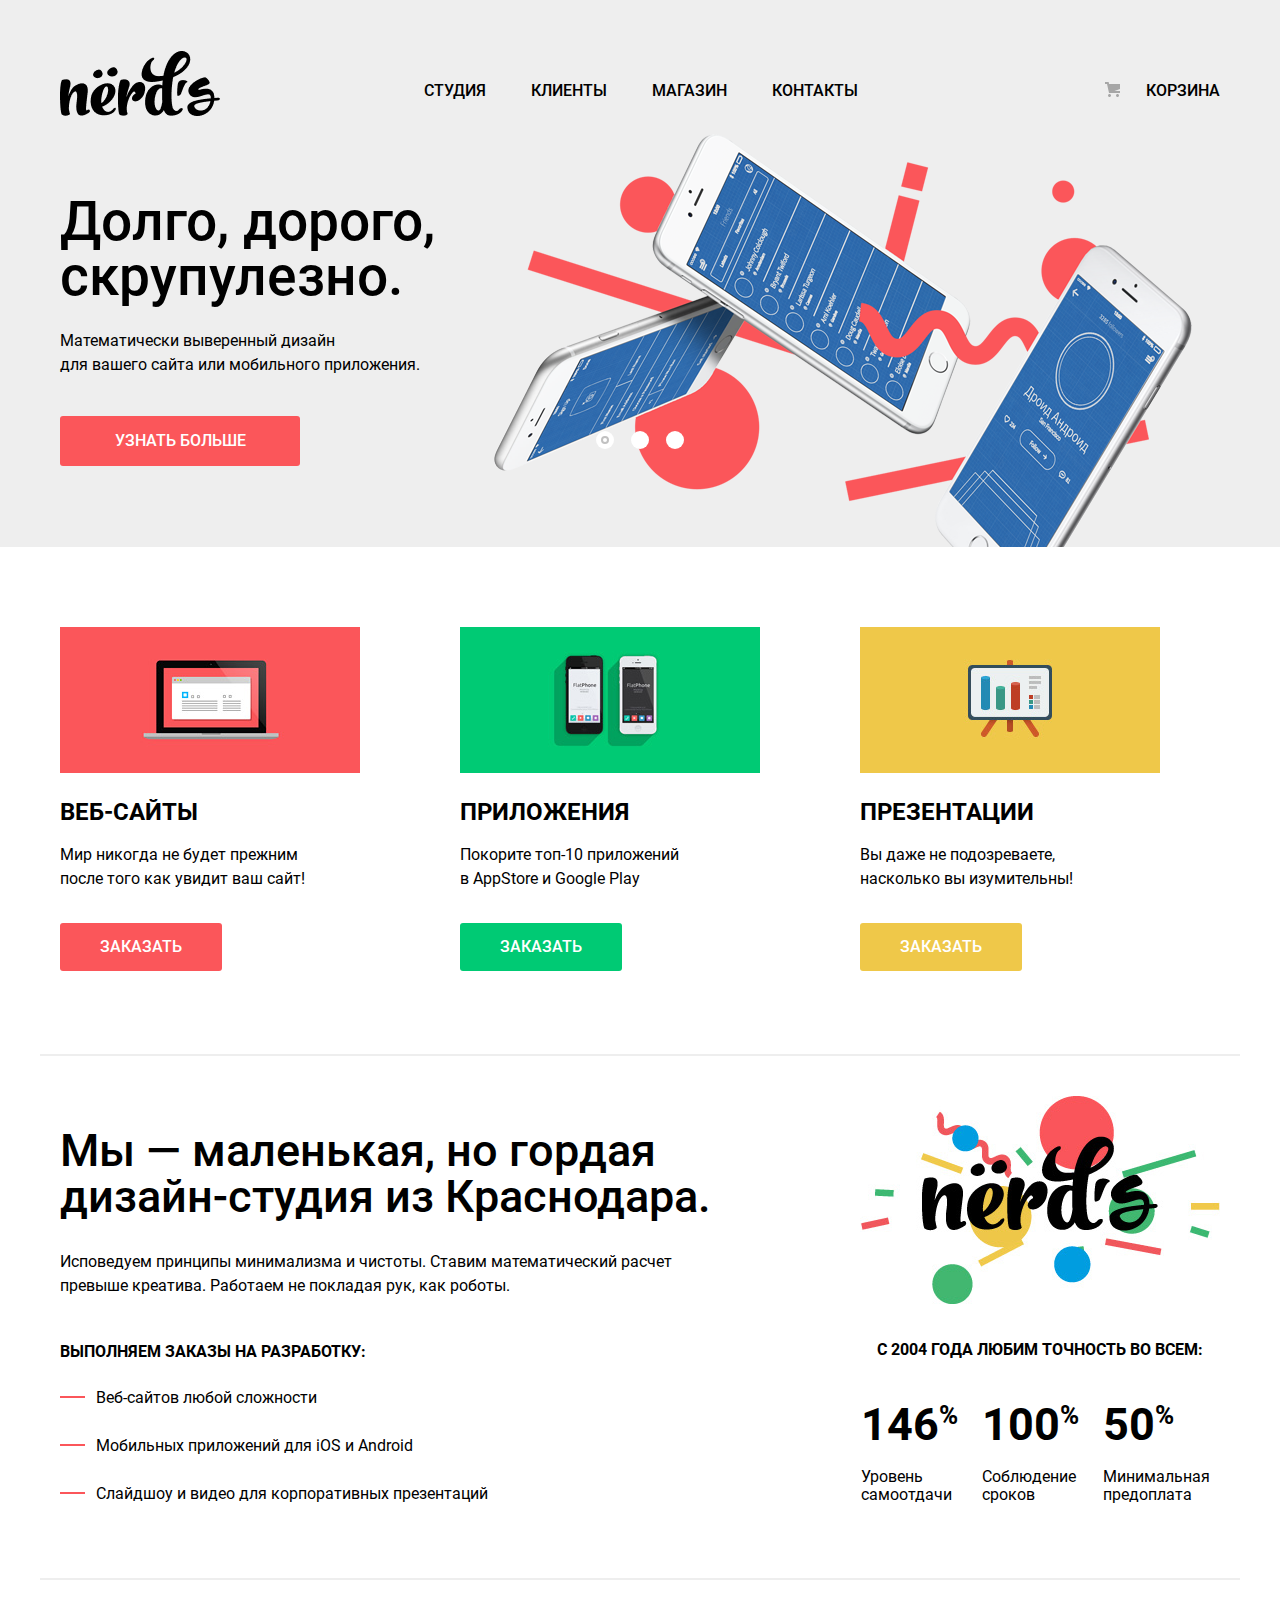
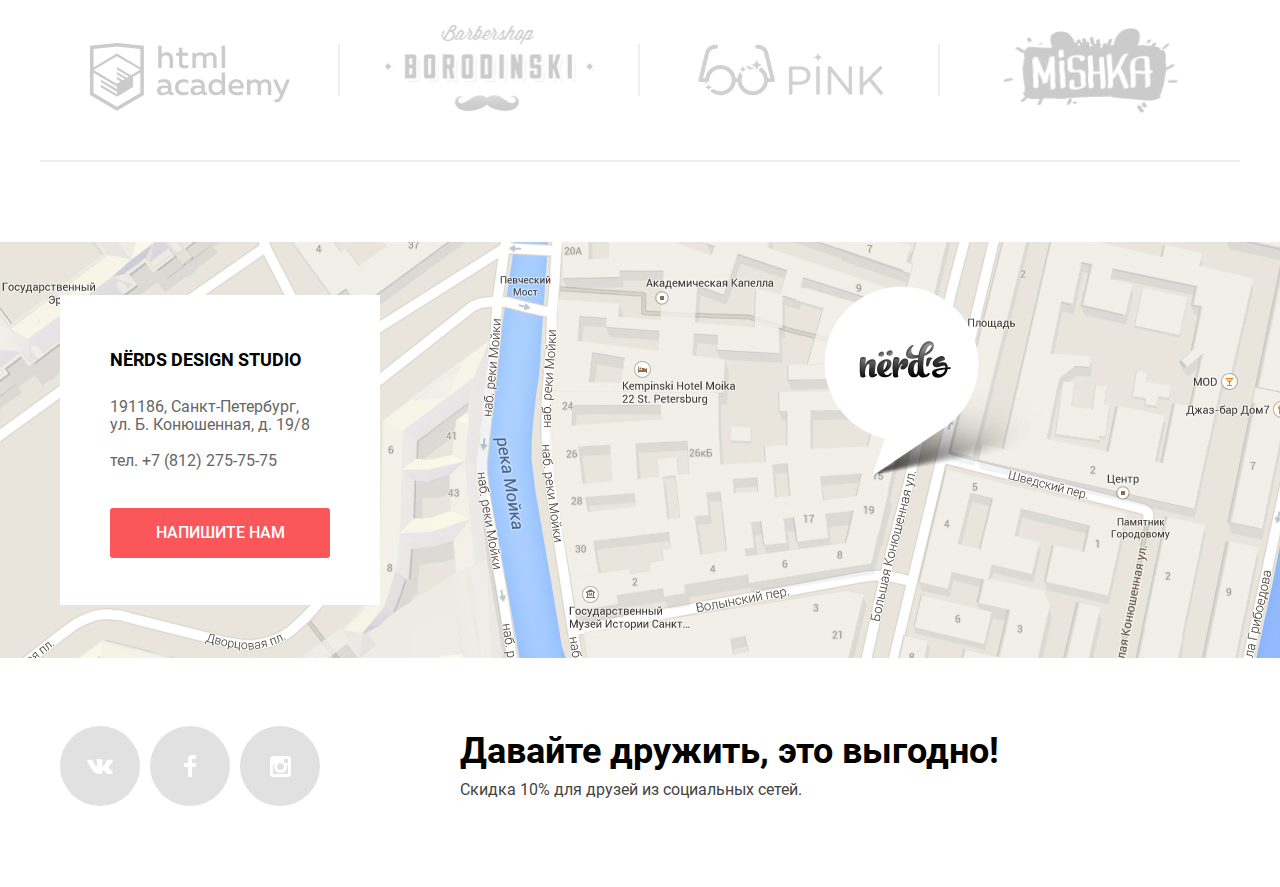
<file: index.html>
<!DOCTYPE html>
<html class="page" lang="ru">

<head>
  <meta charset="UTF-8">
  <title>"Дизайн-студия-нёрдс."</title>
  <link rel="stylesheet" href="css/normalize.css">
  <link rel="stylesheet" href="css/style.min.css">
  <link rel="icon" href="favicon.ico">
</head>

<body class="page-body">
  <header class="main-header">
    <nav class="main-navigation container">
      <a href="#!" class="main-header-logo">
        <img src="img/nerds-logo.png" alt="Логотип студии 'Нёрдс'" width="160" height="65">
      </a>
      <ul class="site-navigation">
        <li>
          <a href="">Студия</a>
        </li>
        <li>
          <a href="#!">Клиенты</a>
        </li>
        <li>
          <a href="catalog.html">Магазин</a>
        </li>
        <li>
          <a href="#!">Контакты</a>
        </li>
      </ul>
      <div class="user-nav">
        <a href="#!" class="cart-link">Корзина</a>
      </div>
    </nav>
  </header>

  <main>
    <h1 class="visually-hidden">Дизайн-студия "Нёрдс"</h1>
    <section class="features-wrapper">
      <h2 class="visually-hidden">Слайдер приимушеств в работе</h2>
      <div class="container features">
        <ul class="features-slider">
          <li class="slide slide-current feature-slide-1">
            <div class="slide-content">
              <p class="slide-title">
                Долго, дорого,<br>скрупулезно.
              </p>
              <p class="slide-info">
                Математически выверенный дизайн<br>
                для вашего сайта или мобильного приложения.
              </p>
              <a class="button slider-button" href="#!">
                Узнать больше
              </a>
            </div>
          </li>
          <li class="slide feature-slide-2">
            <div class="slide-content">
              <p class="slide-title">
                Любим математику<br>как никто другой
              </p>
              <p class="slide-info">
                Никакого креатива,только математические формулы<br>
                для расчета идеальных пропорций.
              </p>
              <a class="button slider-button" href="#!">
                Узнать больше
              </a>
            </div>
          </li>
          <li class="slide feature-slide-3">
            <div class="slide-content">
              <p class="slide-title">
                Только ночь,<br>только хардкор
              </p>
              <p class="slide-info">
                Работать днем, как все? Мы против этого.<br>
                Ближе к полуночи работа только начинается.
              </p>
              <a class="button slider-button" href="#!">
                Узнать больше
              </a>
            </div>
          </li>
        </ul>
        <div class="switch-slider">
          <button class="slider-dot-1 active" type="button" aria-label="Первый слайд"></button>
          <button class="slider-dot-2" type="button" aria-label="Второй слайд"></button>
          <button class="slider-dot-3" type="button" aria-label="Третий слайд"></button>
        </div>
      </div>
    </section>

    <section class="services container">
      <h2 class="visually-hidden">Услуги</h2>
      <ul class="services-list">
        <li class="services-item-web-site">
          <h3>Веб-сайты</h3>
          <p>
            Мир никогда не будет прежним <br>
            после того как увидит ваш сайт!
          </p>
          <a class="button button-services" href="#!">
            Заказать
          </a>
        </li>
        <li class="services-item-apps">
          <h3>Приложения</h3>
          <p>
            Покорите топ-10 приложений <br>
            в AppStore и Google Play
          </p>
          <a class="button button-services btn-green" href="#!">
            Заказать
          </a>
        </li>
        <li class="services-item-presentation">
          <h3>Презентации</h3>
          <p>
            Вы даже не подозреваете, <br>
            насколько вы изумительны!
          </p>
          <a class="button button-services btn-yellow" href="#!">
            Заказать
          </a>
        </li>
      </ul>
    </section>

    <section class="description container">
      <h2 class="visually-hidden">О дизайн-студии «Нёрдс» </h2>
      <div class="about-us">
        <p class="about-title">
          Мы — маленькая, но гордая дизайн-студия из Краснодара.
        </p>
        <p class="about-text">
          Исповедуем принципы минимализма и чистоты. Ставим математический расчет<br>
          превыше креатива. Работаем не покладая рук, как роботы.
        </p>
        <p class="description-list-title">
          Выполняем заказы на разработку:
        </p>
        <ul class="description-list">
          <li class="description-item">
            Веб-сайтов любой сложности
          </li>
          <li class="description-item">
            Мобильных приложений для iOS и Android
          </li>
          <li class="description-item">
            Слайдшоу и видео для корпоративных презентаций
          </li>
        </ul>
      </div>

      <div class="stats">
        <img class="stats-logo" src="img/nerds-illustration.jpg" alt="Логотоп дизайн-студии «Нёрдс»" width="360"
          height="208">
        <p class="stats-tab-title">
          с 2004 года любим точность во всем:
        </p>
        <table class="stats-tab">
          <tr class="table-value">
            <td>146<span>%</span></td>
            <td>100<span>%</span></td>
            <td>50<span>%</span></td>
          </tr>
          <tr class="table-title">
            <th>Уровень самоотдачи</th>
            <th>Соблюдение сроков</th>
            <th>Минимальная предоплата</th>
          </tr>
        </table>
      </div>
    </section>

    <section class="partners container">
      <h2 class="visually-hidden">Партнеры</h2>
      <ul class="partners-list">
        <li class="partner-item">
          <a class="partner-link" href="https://htmlacademy.ru/intensive/htmlcss">
            <img src="img/clients/htmlacademy-logo.svg" alt="Логотип 'HTML Academy'" width="200" height="70">
          </a>
        </li>
        <li class="partner-item">
          <a class="partner-link" href="#!">
            <img src="img/clients/barbershop-logo.svg" alt="Логотип 'Borodinski'" width="210" height="90">
          </a>
        </li>
        <li class="partner-item">
          <a class="partner-link" href="#!">
            <img src="img/clients/pink.svg" alt="Логотип 'Pink'" width="185" height="55">
          </a>
        </li>
        <li class="partner-item">
          <a class="partner-link" href="#!">
            <img src="img/clients/mishka.svg" alt="Логотип 'Mishka'" width="175" height="85">
          </a>
        </li>
      </ul>
    </section>

  </main>
  <footer class="main-footer">
    <section class="map-wrap">
      <h2 class="visually-hidden">Контакты и карта</h2>
      <iframe
        src="https://www.google.com/maps/embed?pb=!1m18!1m12!1m3!1d1998.603625305661!2d30.320853351592927!3d59.93871916896533!2m3!1f0!2f0!3f0!3m2!1i1024!2i768!4f13.1!3m3!1m2!1s0x4696310fca145cc1%3A0x42b32648d8238007!2z0JHQvtC70YzRiNCw0Y8g0JrQvtC90Y7RiNC10L3QvdCw0Y8g0YPQuy4sIDE5LzgsINCh0LDQvdC60YIt0J_QtdGC0LXRgNCx0YPRgNCzLCAxOTExODY!5e0!3m2!1sru!2sru!4v1614689284428!5m2!1sru!2sru"
        width="600" height="450" style="border:0;" allowfullscreen="" loading="lazy"></iframe>
      <div class="container">
        <div class="contacts">
          <p class="contact-tittle">
            NЁRDS DESIGN STUDIO
          </p>
          <p class="contact-text">
            191186, Санкт-Петербург,<br>ул. Б. Конюшенная, д. 19/8
          </p>
          <p class="contact-text">тел.
            <a class="footer-phone" href="tel:+78122757575">
              +7 (812) 275-75-75
            </a>
          </p>
          <a class="button contacts-button" href="#!">
            Напишите нам
          </a>
        </div>
      </div>

    </section>
    <section class="footer-social container">
      <h2 class="visually-hidden">Соц. сети и бенефиты</h2>
      <ul>
        <li>
          <a class="social-button" href="#!" aria-label="Вконтакте">
            <svg width="27" height="15" viewbox="0 0 27 15" fill="none" xmlns="http://www.w3.org/2000/svg">
              <path
                d="M16.138 11.51C17.094 11.201 18.318 13.55 19.621 14.449C20.599 15.13 21.348 14.983 21.348 14.983L24.821 14.933C24.821 14.933 26.636 14.821 25.778 13.379C25.707 13.259 25.275 12.31 23.193 10.357C21.016 8.31404 21.311 8.64504 23.932 5.11304C25.529 2.96004 26.168 1.64504 25.968 1.08504C25.776 0.546037 24.603 0.686037 24.603 0.686037L20.69 0.713037C20.309 0.714037 19.986 0.832037 19.839 1.22804C19.836 1.23204 19.218 2.89404 18.394 4.30704C16.653 7.29604 15.958 7.45504 15.67 7.26804C15.009 6.83504 15.176 5.53104 15.176 4.60404C15.176 1.70704 15.608 0.499037 14.33 0.187037C13.903 0.0830374 13.591 0.0150374 12.502 0.00503741C11.11 -0.0159626 9.92797 0.00503743 9.25797 0.334037C8.81297 0.557037 8.47197 1.04604 8.67897 1.07404C8.93897 1.10904 9.52197 1.23404 9.83397 1.66004C10.235 2.21204 10.223 3.44904 10.223 3.44904C10.223 3.44904 10.452 6.86004 9.68297 7.28304C9.15497 7.57304 8.43297 6.98104 6.87997 4.26704C6.08697 2.87904 5.48797 1.34504 5.48797 1.34504C5.48797 1.34504 5.37197 1.06004 5.16197 0.904037C4.91197 0.719037 4.56197 0.660037 4.56197 0.660037L0.84797 0.684037C0.84797 0.684037 0.28997 0.700037 0.0849697 0.946037C-0.0970303 1.16404 0.0699697 1.61404 0.0699697 1.61404C0.0699697 1.61404 2.97897 8.49504 6.27297 11.961C9.29297 15.143 12.725 14.932 12.725 14.932H14.28C14.28 14.932 14.749 14.878 14.989 14.62C15.213 14.38 15.203 13.929 15.203 13.929C15.203 13.929 15.172 11.82 16.138 11.51Z"
                fill="white" />
            </svg>
          </a>
        </li>
        <li>
          <a class="social-button" href="#!" aria-label="Фейсбук">
            <svg width="12" height="22" viewbox="0 0 12 22" fill="none" xmlns="http://www.w3.org/2000/svg">
              <path d="M12 4V0H8C5.79086 0 4 1.79086 4 4V8H0V12H4V22H8V12H12V8H8V4H12Z" fill="white" />
            </svg>
          </a>
        </li>
        <li>
          <a class="social-button" href="#!" aria-label="Инстаграм">
            <svg width="21" height="21" viewbox="0 0 21 21" fill="none" xmlns="http://www.w3.org/2000/svg">
              <path fill-rule="evenodd" clip-rule="evenodd"
                d="M3 0H18C19.65 0 21 1.35 21 3V18C21 19.65 19.65 21 18 21H3C1.35 21 0 19.65 0 18V3C0 1.35 1.35 0 3 0ZM14 10.5C14 8.57 12.43 7 10.5 7C8.57 7 7 8.57 7 10.5C7 12.43 8.57 14 10.5 14C12.43 14 14 12.43 14 10.5ZM3 18V9H4.181C4.0626 9.49127 4.00186 9.99467 4 10.5C4 14.0899 6.91015 17 10.5 17C14.0899 17 17 14.0899 17 10.5C16.9986 9.99464 16.9379 9.49118 16.819 9H18V18H3ZM14 7H18V3H14V7Z"
                fill="white" />
            </svg>
          </a>
        </li>
      </ul>
      <div class="benefits">
        <p>
          Давайте дружить, это выгодно!
        </p>
        <p>
          Скидка 10% для друзей из социальных сетей.
        </p>
      </div>
    </section>
  </footer>

  <section class="modal-feedback">
    <h2>Напишите нам</h2>
    <form class="feedback-form" action="https://echo.htmlacademy.ru" method="POST">
      <div class="feedback-form-wrap">
        <label class="feedback-label" for="name">Ваше имя:
          <input id="name" type="text" name="name" placeholder="Имя Фамилия"></label>
        <label class="feedback-label" for="email">Ваш email:
          <input id="email" type="email" name="email" placeholder="email@example.com"></label>
      </div>
      <label class="feedback-label" for="message">Текст письма:
        <textarea id="message" name="message" placeholder="В свободной форме"></textarea></label>
      <button class="button feedback-button" type="submit">Отправить</button>
    </form>
    <button class="modal-close" type="button" aria-label="Закрыть"></button>
  </section>

  <script src="js/scripts.min.js"></script>
</body>

</html>
</file>
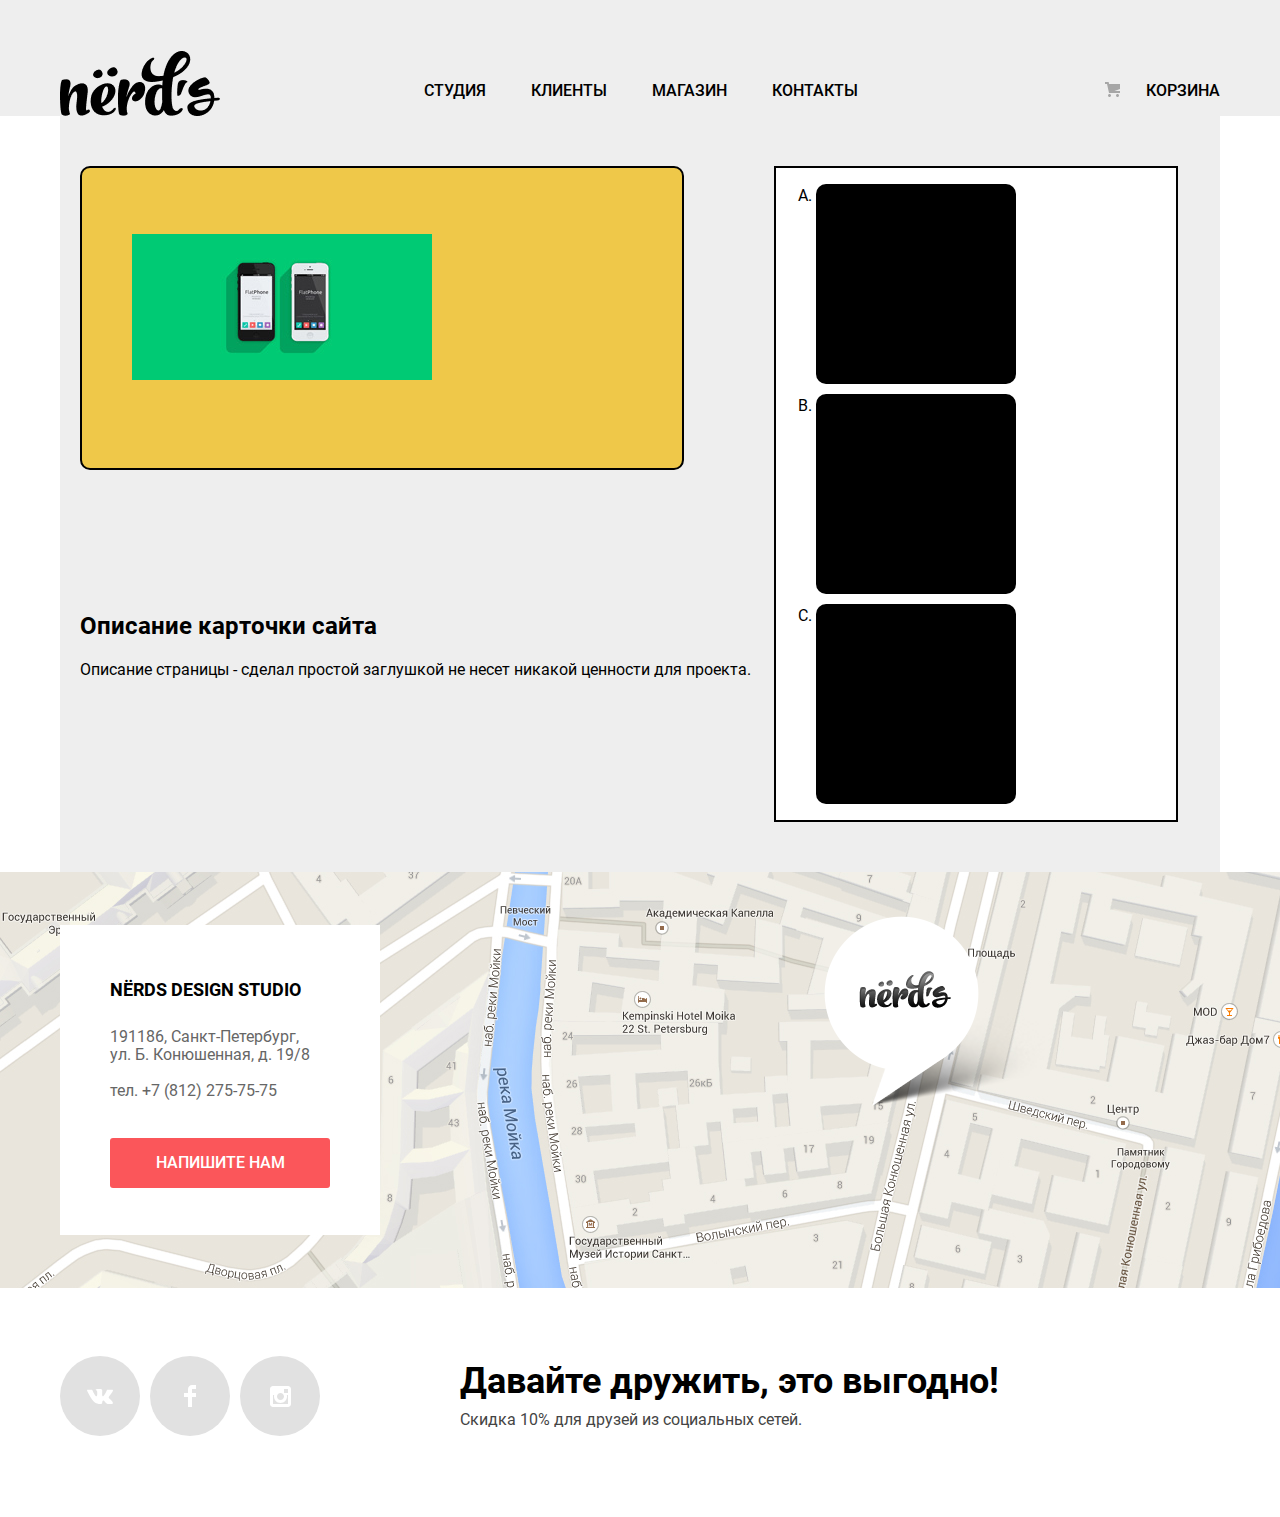
<file: blank.html>
<!DOCTYPE html>
<html class="page" lang="ru">

<head>
  <meta charset="UTF-8">
  <title>"Карточка товара."</title>
  <link rel="stylesheet" href="css/normalize.css">
  <link rel="stylesheet" href="css/style.min.css">
  <link rel="icon" href="favicon.ico">
</head>

<body class="page-body">
  <header class="main-header">
    <nav class="main-navigation container">
      <a href="index.html" class="main-header-logo">
        <img src="img/nerds-logo.png" alt="Логотип студии 'Нёрдс'" width="160" height="65">
      </a>
      <ul class="site-navigation">
        <li>
          <a href="index.html">Студия</a>
        </li>
        <li>
          <a href="#!">Клиенты</a>
        </li>
        <li>
          <a href="catalog.html">Магазин</a>
        </li>
        <li>
          <a href="#!">Контакты</a>
        </li>
      </ul>
      <div class="user-nav">
        <a href="#!" class="cart-link">Корзина</a>
      </div>
    </nav>
  </header>

  <main>
    <h1 class="visually-hidden">Пример-сайта</h1>
    <section class="container">
      <h2 class="visually-hidden">Заглушка</h2>
      <div class="catalog-link">
        <div class="left">
          <p>
            <img src="img/works/illustration-2.jpg" alt="Пример-сайта" width="300" height="146">
          </p>
        </div>
        <div class="right">
          <ul>
            <li></li>
            <li></li>
            <li></li>
          </ul>
        </div>
        <div class="left-sub">
          <h2>Описание карточки сайта</h2>
          <p>Описание страницы - сделал простой заглушкой не несет никакой ценности для проекта.</p>
        </div>
      </div>
    </section>
  </main>
  <footer class="main-footer">
    <section class="map-wrap">
      <h2 class="visually-hidden">Контакты и карта</h2>
      <iframe
        src="https://www.google.com/maps/embed?pb=!1m18!1m12!1m3!1d1998.603625305661!2d30.320853351592927!3d59.93871916896533!2m3!1f0!2f0!3f0!3m2!1i1024!2i768!4f13.1!3m3!1m2!1s0x4696310fca145cc1%3A0x42b32648d8238007!2z0JHQvtC70YzRiNCw0Y8g0JrQvtC90Y7RiNC10L3QvdCw0Y8g0YPQuy4sIDE5LzgsINCh0LDQvdC60YIt0J_QtdGC0LXRgNCx0YPRgNCzLCAxOTExODY!5e0!3m2!1sru!2sru!4v1614689284428!5m2!1sru!2sru"
        width="600" height="450" style="border:0;" allowfullscreen="" loading="lazy"></iframe>
      <div class="container">
        <div class="contacts">
          <p class="contact-tittle">
            NЁRDS DESIGN STUDIO
          </p>
          <p class="contact-text">
            191186, Санкт-Петербург,<br>ул. Б. Конюшенная, д. 19/8
          </p>
          <p class="contact-text">тел.
            <a class="footer-phone" href="tel:+78122757575">
              +7 (812) 275-75-75
            </a>
          </p>
          <a class="button contacts-button" href="#!">
            Напишите нам
          </a>
        </div>
      </div>

    </section>
    <section class="footer-social container">
      <h2 class="visually-hidden">Соц. сети и бенефиты</h2>
      <ul>
        <li>
          <a class="social-button" href="#!" aria-label="Вконтакте">
            <svg width="27" height="15" viewbox="0 0 27 15" fill="none" xmlns="http://www.w3.org/2000/svg">
              <path
                d="M16.138 11.51C17.094 11.201 18.318 13.55 19.621 14.449C20.599 15.13 21.348 14.983 21.348 14.983L24.821 14.933C24.821 14.933 26.636 14.821 25.778 13.379C25.707 13.259 25.275 12.31 23.193 10.357C21.016 8.31404 21.311 8.64504 23.932 5.11304C25.529 2.96004 26.168 1.64504 25.968 1.08504C25.776 0.546037 24.603 0.686037 24.603 0.686037L20.69 0.713037C20.309 0.714037 19.986 0.832037 19.839 1.22804C19.836 1.23204 19.218 2.89404 18.394 4.30704C16.653 7.29604 15.958 7.45504 15.67 7.26804C15.009 6.83504 15.176 5.53104 15.176 4.60404C15.176 1.70704 15.608 0.499037 14.33 0.187037C13.903 0.0830374 13.591 0.0150374 12.502 0.00503741C11.11 -0.0159626 9.92797 0.00503743 9.25797 0.334037C8.81297 0.557037 8.47197 1.04604 8.67897 1.07404C8.93897 1.10904 9.52197 1.23404 9.83397 1.66004C10.235 2.21204 10.223 3.44904 10.223 3.44904C10.223 3.44904 10.452 6.86004 9.68297 7.28304C9.15497 7.57304 8.43297 6.98104 6.87997 4.26704C6.08697 2.87904 5.48797 1.34504 5.48797 1.34504C5.48797 1.34504 5.37197 1.06004 5.16197 0.904037C4.91197 0.719037 4.56197 0.660037 4.56197 0.660037L0.84797 0.684037C0.84797 0.684037 0.28997 0.700037 0.0849697 0.946037C-0.0970303 1.16404 0.0699697 1.61404 0.0699697 1.61404C0.0699697 1.61404 2.97897 8.49504 6.27297 11.961C9.29297 15.143 12.725 14.932 12.725 14.932H14.28C14.28 14.932 14.749 14.878 14.989 14.62C15.213 14.38 15.203 13.929 15.203 13.929C15.203 13.929 15.172 11.82 16.138 11.51Z"
                fill="white" />
            </svg>
          </a>
        </li>
        <li>
          <a class="social-button" href="#!" aria-label="Фейсбук">
            <svg width="12" height="22" viewbox="0 0 12 22" fill="none" xmlns="http://www.w3.org/2000/svg">
              <path d="M12 4V0H8C5.79086 0 4 1.79086 4 4V8H0V12H4V22H8V12H12V8H8V4H12Z" fill="white" />
            </svg>
          </a>
        </li>
        <li>
          <a class="social-button" href="#!" aria-label="Инстаграм">
            <svg width="21" height="21" viewbox="0 0 21 21" fill="none" xmlns="http://www.w3.org/2000/svg">
              <path fill-rule="evenodd" clip-rule="evenodd"
                d="M3 0H18C19.65 0 21 1.35 21 3V18C21 19.65 19.65 21 18 21H3C1.35 21 0 19.65 0 18V3C0 1.35 1.35 0 3 0ZM14 10.5C14 8.57 12.43 7 10.5 7C8.57 7 7 8.57 7 10.5C7 12.43 8.57 14 10.5 14C12.43 14 14 12.43 14 10.5ZM3 18V9H4.181C4.0626 9.49127 4.00186 9.99467 4 10.5C4 14.0899 6.91015 17 10.5 17C14.0899 17 17 14.0899 17 10.5C16.9986 9.99464 16.9379 9.49118 16.819 9H18V18H3ZM14 7H18V3H14V7Z"
                fill="white" />
            </svg>
          </a>
        </li>

      </ul>
      <div class="benefits">
        <p>
          Давайте дружить, это выгодно!
        </p>
        <p>
          Скидка 10% для друзей из социальных сетей.
        </p>
      </div>
    </section>
  </footer>
  <section class="modal-feedback">
    <h2>Напишите нам</h2>
    <form class="feedback-form" action="https://echo.htmlacademy.ru" method="POST">
      <div class="feedback-form-wrap">
        <label class="feedback-label" for="name">Ваше имя:
          <input id="name" type="text" name="name" placeholder="Имя Фамилия"></label>
        <label class="feedback-label" for="email">Ваш email:
          <input id="email" type="email" name="email" placeholder="email@example.com"></label>
      </div>
      <label class="feedback-label" for="message">Текст письма:
        <textarea id="message" name="message" placeholder="В свободной форме"></textarea></label>
      <button class="button feedback-button" type="submit">Отправить</button>
    </form>
    <button class="modal-close" type="button" aria-label="Закрыть"></button>
  </section>

  <script src="js/scripts.min.js"></script>
</body>

</html>
</file>
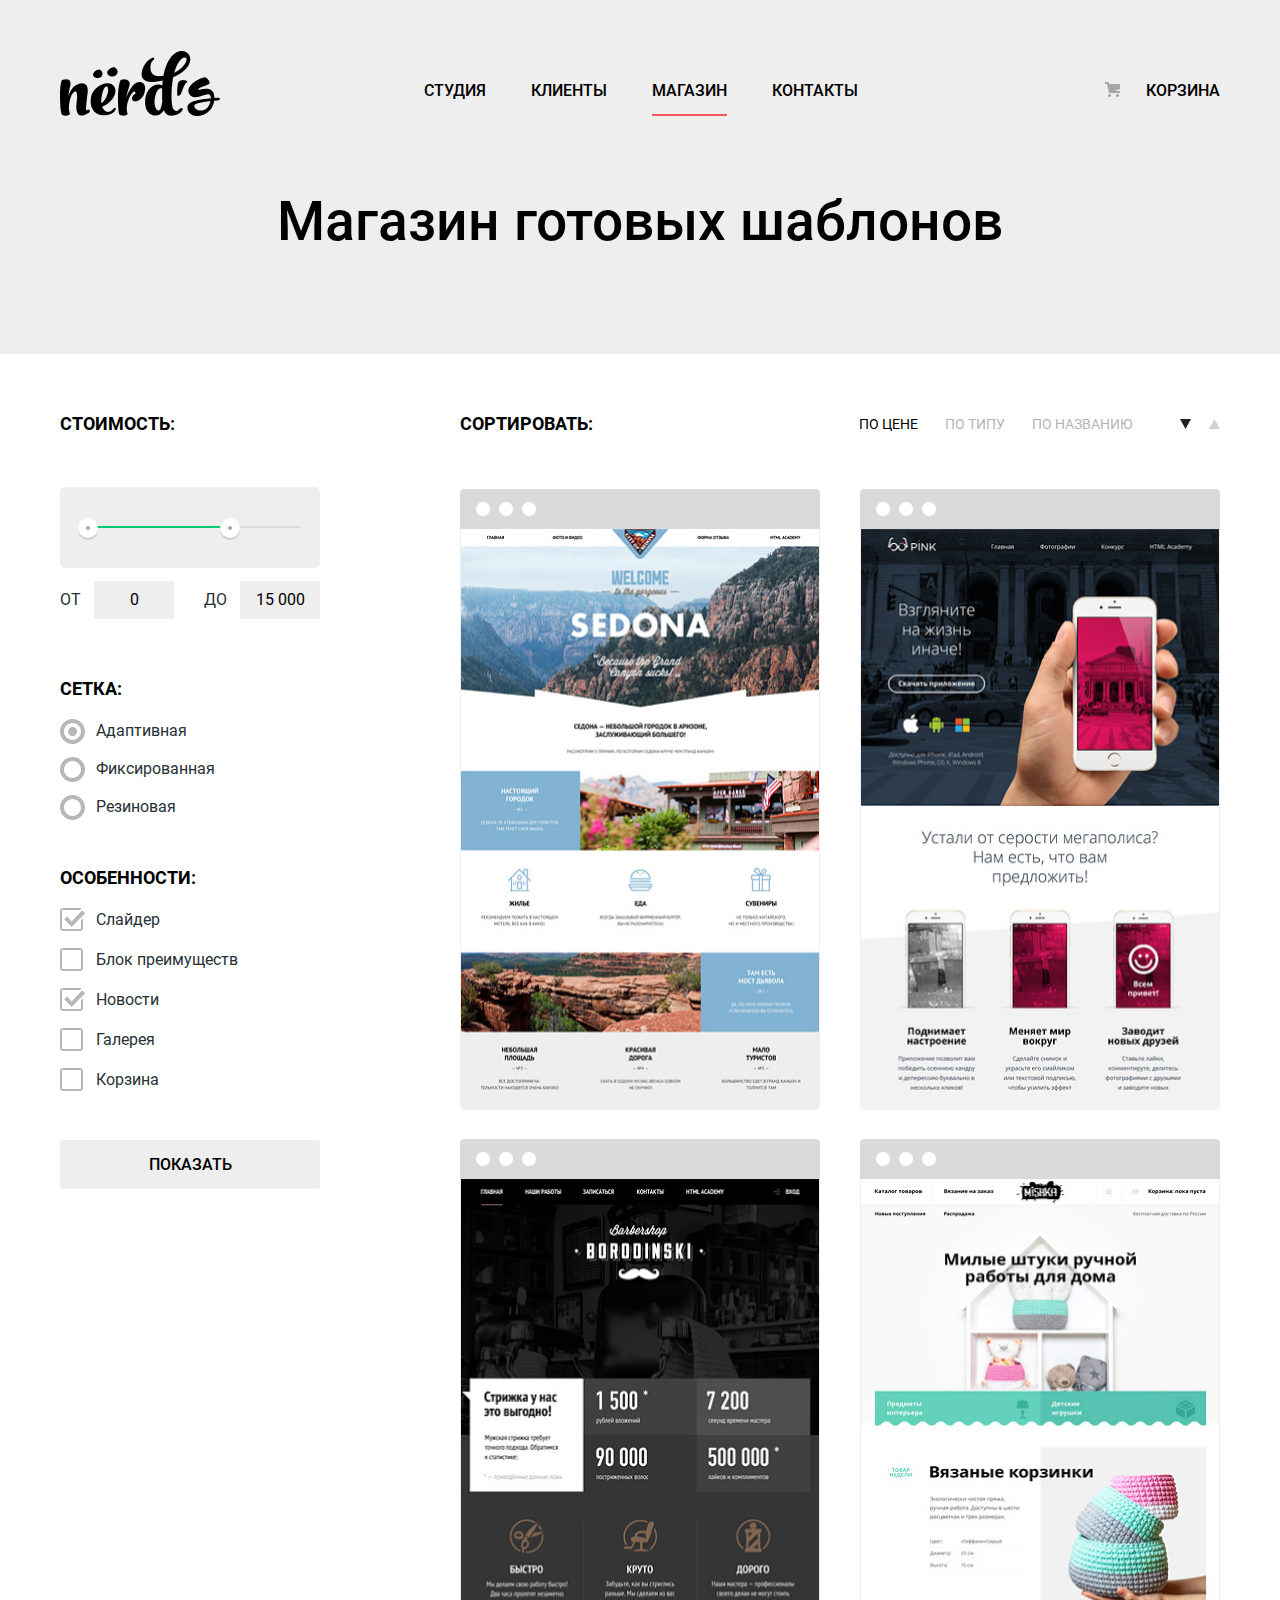
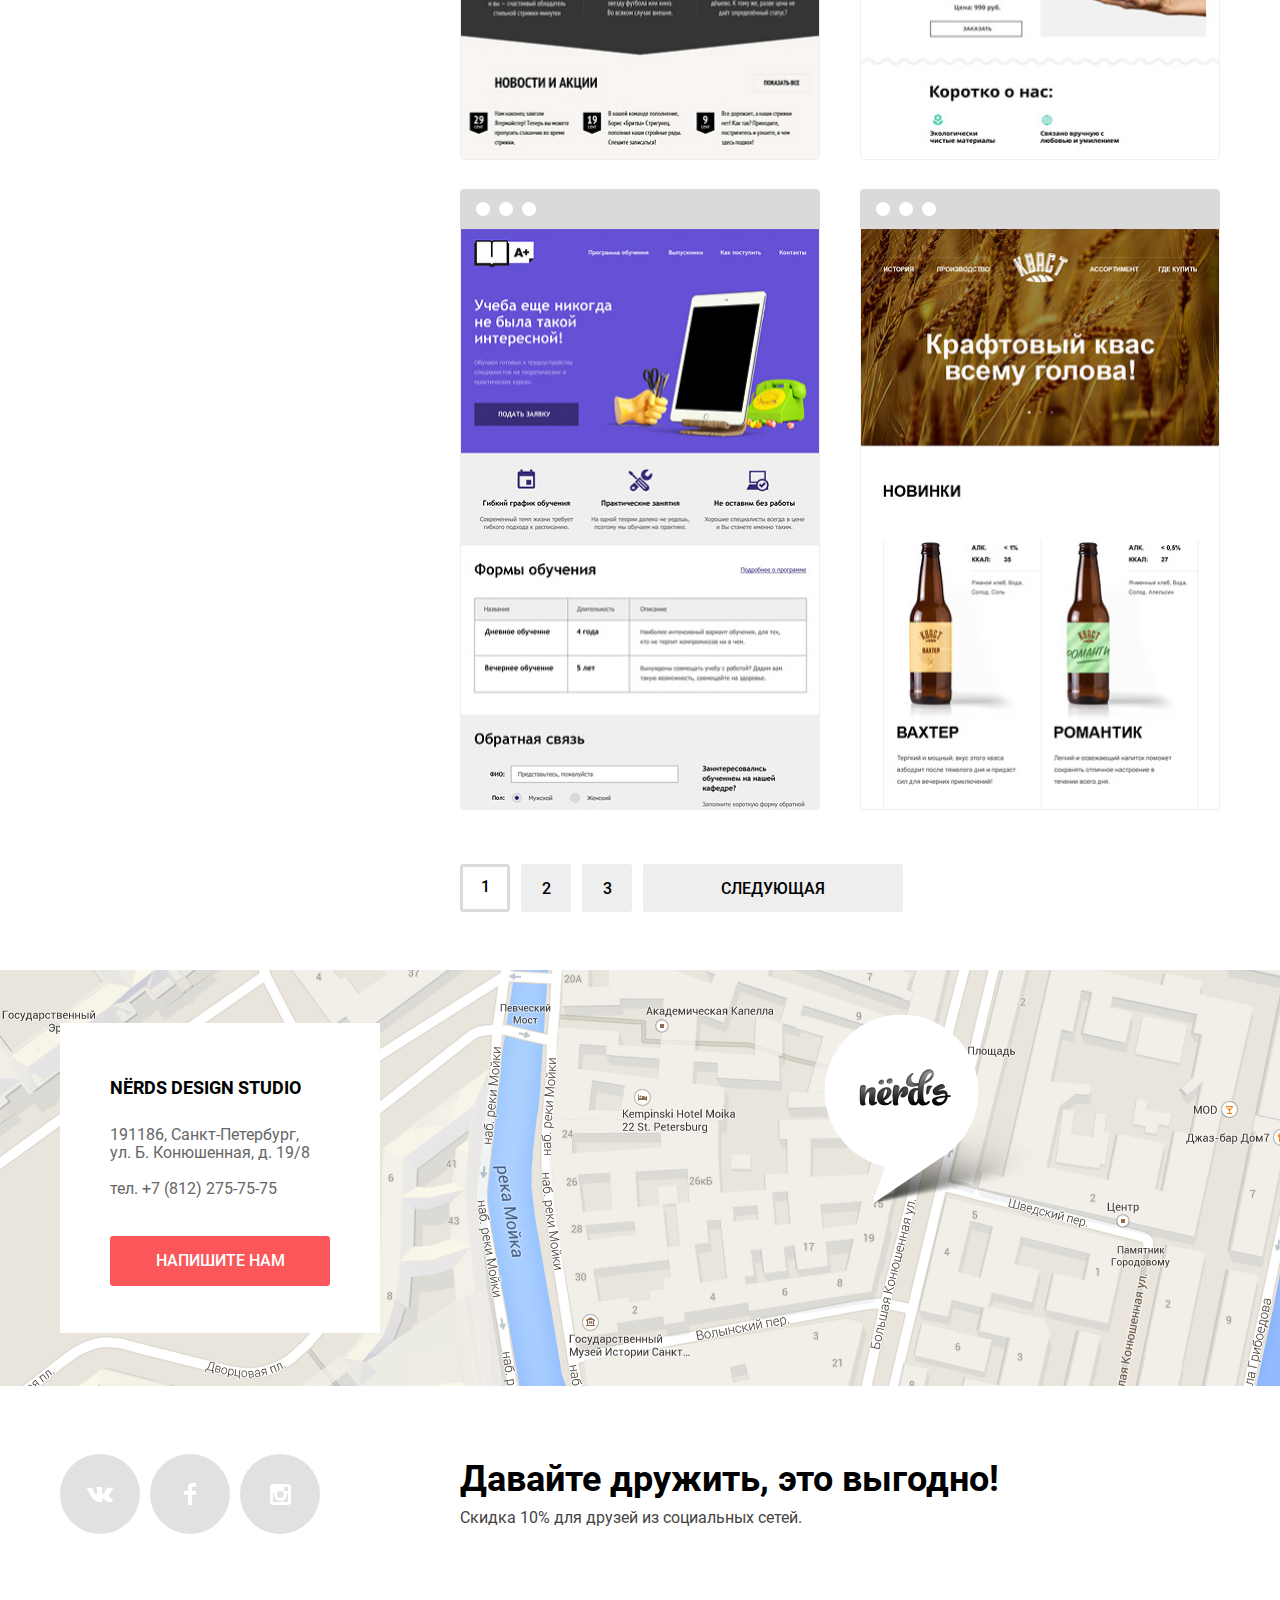
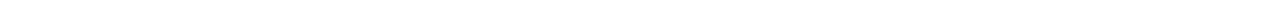
<file: catalog.html>
<!DOCTYPE html>
<html class="page" lang="ru">

<head>
  <meta charset="UTF-8">
  <title>"Каталог готовых шаблонов."</title>
  <link rel="stylesheet" href="css/normalize.css">
  <link rel="stylesheet" href="css/style.min.css">
  <link rel="icon" href="favicon.ico">
</head>

<body class="page-body">
  <header class="main-header">
    <nav class="main-navigation container">
      <a href="index.html" class="main-header-logo">
        <img src="img/nerds-logo.png" alt="Логотип студии 'Нёрдс'" width="160" height="65">
      </a>
      <ul class="site-navigation">
        <li>
          <a href="index.html">Студия</a>
        </li>
        <li>
          <a href="#!">Клиенты</a>
        </li>
        <li>
          <a href="" class="current">Магазин</a>
        </li>
        <li>
          <a href="#!">Контакты</a>
        </li>
      </ul>
      <div class="user-nav">
        <a href="#!" class="cart-link">Корзина</a>
      </div>
    </nav>
  </header>

  <main>
    <h1 class="visually-hidden">Каталог шаблонов</h1>
    <div class="page-catalog-title">
      <p class="container">
        Магазин готовых шаблонов
      </p>
    </div>
    <div class="page-catalog container">
      <h2 class="visually-hidden">Фильтр готовых шаблонов</h2>
      <section class="sort">
        <h2 class="visually-hidden">Способ сортировки</h2>
        <div class="sort-container">
          <p>
            Сортировать:
          </p>
          <div class="sort-selector-list">
            <ul class="sort-list">
              <li>
                <a class="sort-item sort-item-select" href="#!">
                  по цене
                </a>
              </li>
              <li>
                <a class="sort-item" href="#!">
                  по типу
                </a>
              </li>
              <li>
                <a class="sort-item" href="#!">
                  по названию
                </a>
              </li>
            </ul>
          </div>
          <div class="sort-button-wraper">
            <a class="sort-button sort-button-select" href="#!" aria-label=" сортировать по убыванию">
              <svg width="11" height="10" viewbox="0 0 11 10" fill="none" xmlns="http://www.w3.org/2000/svg">
                <path d="M5.5 10L0 0H11" fill="#231F20" />
              </svg>
            </a>
            <a class="sort-button" href="#!" aria-label="сортировать по возрастанию">
              <svg width="11" height="10" viewbox="0 0 11 10" fill="none" xmlns="http://www.w3.org/2000/svg">
                <path d="M5.5 10L0 0H11" fill="#231F20" />
              </svg></a>
          </div>
        </div>
      </section>

      <section class="filters">
        <h2 class="visually-hidden">Параметры фильра</h2>
        <form class="filter-form" method="GET" action="https://echo.htmlacademy.ru" target="_blank">
          <fieldset>
            <legend>Стоимость:</legend>
            <div class="range-filter">
              <div class="range-controls">
                <div class="scale">
                  <div class="bar"></div>
                </div>
                <div class="toggle toggle-min" tabindex="0" aria-label="Минимальная цена"></div>
                <div class="toggle toggle-max" tabindex="0" aria-label="Максимальная цена"></div>
              </div>
              <div class="price-controls">
                <label> от
                  <input name="min-price" type="text" value="0">
                </label>
                <label> до
                  <input name="max-price" type="text" value="15 000">
                </label>
              </div>
            </div>
          </fieldset>
          <fieldset>
            <legend>Сетка:</legend>
            <ul>
              <li class="filter-option filter-radio">
                <input class="visually-hidden filter-input-radio filter-input" type="radio" name="site-grid"
                  value="adaptive" id="filter-adaptive" checked>
                <label for="filter-adaptive">Адаптивная</label>
              </li>
              <li class="filter-option filter-radio">
                <input class="visually-hidden filter-input-radio filter-input" type="radio" name="site-grid"
                  value="fixed" id="filter-fixed">
                <label for="filter-fixed">Фиксированная</label>
              </li>
              <li class="filter-option filter-radio">
                <input class="visually-hidden filter-input-radio filter-input" type="radio" name="site-grid"
                  value="flex" id="filter-flex">
                <label for="filter-flex">Резиновая</label>
              </li>
            </ul>
          </fieldset>
          <fieldset>
            <legend>Особенности:</legend>
            <ul>
              <li class="filter-option filter-checkbox">
                <input class="visually-hidden filter-input-checkbox filter-input" type="checkbox" name="slider"
                  id="filter-slider" checked>
                <label for="filter-slider">Слайдер</label>
              </li>
              <li class="filter-option filter-checkbox">
                <input class="visually-hidden filter-input-checkbox filter-input" type="checkbox" name="advantages"
                  id="filter-advantages">
                <label for="filter-advantages">Блок преимуществ</label>
              </li>
              <li class="filter-option filter-checkbox">
                <input class="visually-hidden filter-input-checkbox filter-input" type="checkbox" name="news"
                  id="filter-news" checked>
                <label for="filter-news">Новости</label>
              </li>
              <li class="filter-option filter-checkbox">
                <input class="visually-hidden filter-input-checkbox filter-input" type="checkbox" name="gallery"
                  id="filter-gallery">
                <label for="filter-gallery">Галерея</label>
              </li>
              <li class="filter-option filter-checkbox">
                <input class="visually-hidden filter-input-checkbox filter-input" type="checkbox" name="basket"
                  id="filter-basket">
                <label for="filter-basket">Корзина</label>
              </li>
            </ul>
          </fieldset>
          <button class="button filter-button" type="submit">Показать</button>
        </form>
      </section>

      <section class="catalog">
        <h2 class="visually-hidden">Каталог шаблонов</h2>
        <ul class="catalog-list">
          <li class="catalog-item">
            <img class="catalog-item-image" src="img/catalog/sedona.jpg" alt="шаблон сайта Sedona" width="360"
              height="580">
            <div class="catalog-item-discription">
              <h3>
                <a class="catalog-item-title" href="blank.html">
                  Sedona
                </a>
              </h3>
              <p class="catalog-item-info">
                Информационный сайт<br>для туристов
              </p>
              <button class="button-price" type="button">
                9 900 &#8381;
              </button>
            </div>
          </li>
          <li class="catalog-item">
            <img class="catalog-item-image" src="img/catalog/pink.jpg" alt="шаблон сайта Pink-app" width="360"
              height="580">
            <div class="catalog-item-discription">
              <h3>
                <a class="catalog-item-title" href="blank.html">
                  Pink App
                </a>
              </h3>
              <p class="catalog-item-info">
                Продуктовый лендинг <br> приложения для iOS и Android
              </p>
              <button class="button-price" type="button">
                9 900 &#8381;
              </button>
            </div>
          </li>
          <li class="catalog-item">
            <img class="catalog-item-image" src="img/catalog/barbershop.jpg" alt="шаблон сайта Barbershop" width="360"
              height="580">
            <div class="catalog-item-discription">
              <h3>
                <a class="catalog-item-title" href="blank.html">
                  Barbershop
                </a>
              </h3>
              <p class="catalog-item-info">
                Сайт салона красоты. <br>Для мужчин, да.
              </p>
              <button class="button-price" type="button">
                9 900 &#8381;
              </button>
            </div>
          </li>
          <li class="catalog-item">
            <img class="catalog-item-image" src="img/catalog/mishka.jpg" alt="шаблон сайта Mishka" width="360"
              height="580">
            <div class="catalog-item-discription">
              <h3>
                <a class="catalog-item-title" href="blank.html">
                  Mishka
                </a>
              </h3>
              <p class="catalog-item-info">
                Интернет-магазин<br> вязаных игрушек
              </p>
              <button class="button-price" type="button">
                9 900 &#8381;
              </button>
            </div>
          </li>
          <li class="catalog-item">
            <img class="catalog-item-image" src="img/catalog/a-plus.jpg" alt="шаблон сайта A Plus" width="360"
              height="580">
            <div class="catalog-item-discription">
              <h3>
                <a class="catalog-item-title" href="blank.html">
                  A Plus
                </a>
              </h3>
              <p class="catalog-item-info">
                Лендинг курсов повышения <br>квалификации
              </p>
              <button class="button-price" type="button">
                9 900 &#8381;
              </button>
            </div>
          </li>
          <li class="catalog-item">
            <img class="catalog-item-image" src="img/catalog/kvast.jpg" alt="шаблон сайта Кваст" width="360"
              height="580">
            <div class="catalog-item-discription">
              <h3>
                <a class="catalog-item-title" href="blank.html">
                  Кваст
                </a>
              </h3>
              <p class="catalog-item-info">
                Промо-сайт производителя <br>крафтового кваса
              </p>
              <button class="button-price" type="button">
                9 900 &#8381;
              </button>
            </div>
          </li>
        </ul>
        <div class="paginatoin">
          <ul class="pagination-list">
            <li class="pagination-item">
              <a class="button pagination-button pagination-button-select">
                1
              </a>
            </li>
            <li class="pagination-item">
              <a class="button pagination-button" href="#!">
                2
              </a>
            </li>
            <li class="pagination-item">
              <a class="button pagination-button" href="#!">
                3
              </a>
            </li>
            <li class="pagination-item">
              <a class="button pagination-button pagination-next" href="#!">
                Следующая
              </a>
            </li>
          </ul>
        </div>
      </section>
    </div>
  </main>

  <footer class="main-footer">
    <section class="map-wrap">
      <h2 class="visually-hidden">Контакты</h2>
      <iframe
        src="https://www.google.com/maps/embed?pb=!1m18!1m12!1m3!1d1998.603625305661!2d30.320853351592927!3d59.93871916896533!2m3!1f0!2f0!3f0!3m2!1i1024!2i768!4f13.1!3m3!1m2!1s0x4696310fca145cc1%3A0x42b32648d8238007!2z0JHQvtC70YzRiNCw0Y8g0JrQvtC90Y7RiNC10L3QvdCw0Y8g0YPQuy4sIDE5LzgsINCh0LDQvdC60YIt0J_QtdGC0LXRgNCx0YPRgNCzLCAxOTExODY!5e0!3m2!1sru!2sru!4v1614689284428!5m2!1sru!2sru"
        width="600" height="450" style="border:0;" allowfullscreen="" loading="lazy"></iframe>
      <div class="container">
        <div class="contacts">
          <p class="contact-tittle">NЁRDS DESIGN STUDIO</p>
          <p class="contact-text">191186, Санкт-Петербург,<br>
            ул. Б. Конюшенная, д. 19/8</p>
          <p class="contact-text">тел. <a class="footer-phone" href="tel:+78122757575">+7 (812) 275-75-75</a></p>
          <a class="button contacts-button" href="#!">Напишите нам</a>
        </div>
      </div>

    </section>
    <section class="footer-social container">
      <h2 class="visually-hidden">Соц. сети и бенефиты</h2>
      <ul>
        <li>
          <a class="social-button" href="#!" aria-label="Вконтакте">
            <svg width="27" height="15" viewbox="0 0 27 15" fill="none" xmlns="http://www.w3.org/2000/svg">
              <path
                d="M16.138 11.51C17.094 11.201 18.318 13.55 19.621 14.449C20.599 15.13 21.348 14.983 21.348 14.983L24.821 14.933C24.821 14.933 26.636 14.821 25.778 13.379C25.707 13.259 25.275 12.31 23.193 10.357C21.016 8.31404 21.311 8.64504 23.932 5.11304C25.529 2.96004 26.168 1.64504 25.968 1.08504C25.776 0.546037 24.603 0.686037 24.603 0.686037L20.69 0.713037C20.309 0.714037 19.986 0.832037 19.839 1.22804C19.836 1.23204 19.218 2.89404 18.394 4.30704C16.653 7.29604 15.958 7.45504 15.67 7.26804C15.009 6.83504 15.176 5.53104 15.176 4.60404C15.176 1.70704 15.608 0.499037 14.33 0.187037C13.903 0.0830374 13.591 0.0150374 12.502 0.00503741C11.11 -0.0159626 9.92797 0.00503743 9.25797 0.334037C8.81297 0.557037 8.47197 1.04604 8.67897 1.07404C8.93897 1.10904 9.52197 1.23404 9.83397 1.66004C10.235 2.21204 10.223 3.44904 10.223 3.44904C10.223 3.44904 10.452 6.86004 9.68297 7.28304C9.15497 7.57304 8.43297 6.98104 6.87997 4.26704C6.08697 2.87904 5.48797 1.34504 5.48797 1.34504C5.48797 1.34504 5.37197 1.06004 5.16197 0.904037C4.91197 0.719037 4.56197 0.660037 4.56197 0.660037L0.84797 0.684037C0.84797 0.684037 0.28997 0.700037 0.0849697 0.946037C-0.0970303 1.16404 0.0699697 1.61404 0.0699697 1.61404C0.0699697 1.61404 2.97897 8.49504 6.27297 11.961C9.29297 15.143 12.725 14.932 12.725 14.932H14.28C14.28 14.932 14.749 14.878 14.989 14.62C15.213 14.38 15.203 13.929 15.203 13.929C15.203 13.929 15.172 11.82 16.138 11.51Z"
                fill="white" />
            </svg>
          </a>
        </li>
        <li>
          <a class="social-button" href="#!" aria-label="Фейсбук">
            <svg width="12" height="22" viewbox="0 0 12 22" fill="none" xmlns="http://www.w3.org/2000/svg">
              <path d="M12 4V0H8C5.79086 0 4 1.79086 4 4V8H0V12H4V22H8V12H12V8H8V4H12Z" fill="white" />
            </svg>
          </a>
        </li>
        <li>
          <a class="social-button" href="#!" aria-label="Инстаграм">
            <svg width="21" height="21" viewbox="0 0 21 21" fill="none" xmlns="http://www.w3.org/2000/svg">
              <path fill-rule="evenodd" clip-rule="evenodd"
                d="M3 0H18C19.65 0 21 1.35 21 3V18C21 19.65 19.65 21 18 21H3C1.35 21 0 19.65 0 18V3C0 1.35 1.35 0 3 0ZM14 10.5C14 8.57 12.43 7 10.5 7C8.57 7 7 8.57 7 10.5C7 12.43 8.57 14 10.5 14C12.43 14 14 12.43 14 10.5ZM3 18V9H4.181C4.0626 9.49127 4.00186 9.99467 4 10.5C4 14.0899 6.91015 17 10.5 17C14.0899 17 17 14.0899 17 10.5C16.9986 9.99464 16.9379 9.49118 16.819 9H18V18H3ZM14 7H18V3H14V7Z"
                fill="white" />
            </svg>
          </a>
        </li>

      </ul>
      <div class="benefits">
        <p>Давайте дружить, это выгодно!</p>
        <p>Скидка 10% для друзей из социальных сетей.</p>
      </div>
    </section>
  </footer>

  <section class="modal-feedback">
    <h2>Напишите нам</h2>
    <form class="feedback-form" action="https://echo.htmlacademy.ru" method="POST">
      <div class="feedback-form-wrap">
        <label class="feedback-label" for="name">Ваше имя:
          <input id="name" type="text" name="name" placeholder="Имя Фамилия"></label>
        <label class="feedback-label" for="email">Ваш email:
          <input id="email" type="email" name="email" placeholder="email@example.com"></label>
        <label class="feedback-label" for="message">Текст письма:
          <textarea id="message" name="message" placeholder="В свободной форме"></textarea></label>
      </div>
      <button class="button feedback-button" type="submit">Отправить</button>
    </form>
    <button class="modal-close" type="button" aria-label="Закрыть"></button>
  </section>

  <script src="js/scripts.min.js"></script>
</body>

</html>
</file>
<file: css/style.min.css>
@keyframes bounce{0%{transform:translateY(-2000px)}70%{transform:translateY(30px)}90%{transform:translateY(-10px)}to{transform:translateY(0)}}@keyframes shake{0%,to{transform:translateX(0)}10%,30%,50%,70%,90%{transform:translateX(-10px)}20%,40%,60%,80%{transform:translateX(10px)}}@font-face{font-family:"Roboto";src:url(../fonts/roboto.woff2) format("woff2"),url(../fonts/roboto.woff) format("woff");font-weight:400;font-style:normal}@font-face{font-family:"Roboto";src:url(../fonts/robotomedium.woff2) format("woff2"),url(../fonts/robotomedium.woff) format("woff");font-weight:500;font-style:normal}@font-face{font-family:"Roboto";src:url(../fonts/robotobold.woff2) format("woff2"),url(../fonts/robotobold.woff) format("woff");font-weight:700;font-style:normal}:root{--color-basic-grey:#EEEEEE;--color-titel-basic:#000000;--color-content-basic:#283136;--color-contacts-only:#666666;--color-basic-white:#FFFFFF;--color-modal-content:#444444;--color-catalog-filter:#283136;--basic-red-btn:#FB565A;--hover-red:#E74246;--active-red:#D7373B;--basick-green-btn:#00CA74;--hover-green:#00BC6C;--active-green:#00AA62;--basick-yellow-btn:#EFC849;--hover-yellow:#EAB534;--active-yellow:#E5A722;--active-white-text:rgba(255, 255, 255, 0.3);--active-black-text:rgba(0, 0, 0, 0.3);--price-range-color:#D7DCDF;--price-range-color-actv:#00CA74;--price-point:#ABABAB;--sort-btn-hover:#A6A6A6;--sort-btn:#231F20;--pagination-hover-btn:#DFDFDF;--pagination-active-btn:#D5D5D5;--pagination-border-active:#DBDBDB;--pagination-brdr:#DBDBDB;--social-icon-basic:#E1E1E1;--modal-boredr-content:#D7DCDE;--modal-hover-contet-box:#B4B9BB;--box-shadow-btn:rgba(0, 1, 1, 0.1);--catalog-item-shadow:rgba(0, 1, 1, 0.25);--toogle-shadow:rgba(0, 0, 0, 0.15);--modal-shadow:rgba(0, 0, 0, 0.4)}.page-body{display:grid;grid-template-rows:min-content 1fr min-content;min-height:100%;min-width:1160px;font-family:"Roboto",Arial,sans-serif;font-weight:400;font-size:16px;line-height:24px;color:var(--color-titel-basic);margin:0;padding:0;align-content:start}a{text-decoration:none}img{max-width:100%;height:auto}.page{height:100%}.visually-hidden{position:absolute;width:1px;height:1px;margin:-1px;border:0;padding:0;white-space:nowrap;clip-path:inset(100%);clip:rect(0 0 0 0);overflow:hidden}.container{width:1160px;margin:0 auto;padding:0 20px}.main-header{font-weight:500;line-height:30px;text-transform:uppercase;background-color:var(--color-basic-grey);padding-top:50px}.main-navigation{display:grid;grid-template-columns:auto 1fr min-content;align-items:center;max-width:1160px;margin:0 auto}.main-header-logo{width:160px;margin-right:202px;max-height:66px}.main-header-logo:focus,.main-header-logo:hover{opacity:.7}.main-header-logo:active{opacity:.3}.site-navigation{width:437px;display:flex;flex-wrap:wrap;list-style:none;margin:0;padding:16px 0 0;align-items:center;justify-content:center}.site-navigation li{margin-right:45px}.site-navigation li:last-child{margin-right:0}.user-nav{max-width:115px;margin-left:85px;padding-top:16px}.user-nav .cart-link{position:relative}.cart-link::before{content:"";position:absolute;width:15px;height:15px;top:1px;right:100px;background-image:url(../img/cart-icon.svg);background-repeat:no-repeat;background-position:0 0}.cart-link,.site-navigation a{color:var(--color-titel-basic)}.cart-link:hover,.site-navigation a:hover{color:var(--hover-red)}.cart-link:active,.site-navigation a:active{color:var(--color-titel-basic);opacity:.3}.current{padding-bottom:14px;border-bottom:2px solid var(--basic-red-btn)}.features-wrapper{background-color:var(--color-basic-grey);margin-bottom:80px}.features{position:relative}.features-slider{list-style:none;padding:0;margin:0}.features-slider li{box-sizing:border-box;min-height:431px}.slide-content{width:540px;padding-bottom:80px}.slide-title{font-weight:500;font-size:55px;line-height:55px;padding-top:78px;margin:0 0 25px}.slide-info{margin-top:25px;margin-bottom:39px;line-height:24px}.slide{display:none}.slide-current{display:block}.feature-slide-2 .slide-title,.feature-slide-3 .slide-title{margin:0 0 37px}.feature-slide-2 .slide-info,.feature-slide-3 .slide-info{margin-bottom:28px}.features-slider .slide-button{padding:16px 54px;margin-bottom:80px}.feature-slide-1,.feature-slide-2,.feature-slide-3,.switch-slider .active{background-image:url(../img/slider/nerds-index-slide1.png);background-repeat:no-repeat;background-position:center right}.feature-slide-2,.feature-slide-3,.switch-slider .active{background-image:url(../img/slider/nerds-index-slide2.png)}.feature-slide-3,.switch-slider .active{background-image:url(../img/slider/nerds-index-slide3.png)}.switch-slider{position:absolute;display:flex;width:88px;bottom:98px;left:556px;justify-content:space-between}.switch-slider button{position:relative;padding:0;width:18px;height:18px;border-radius:50%;border:0;background-color:var(--color-basic-white);cursor:pointer}.switch-slider .active{background-image:url(../img/slider/switch-slider.svg);background-position:center}.button{display:inline-block;width:200px;height:30px;font-weight:500;font-size:16px;line-height:18px;text-transform:uppercase;text-align:center;vertical-align:center;color:var(--color-basic-white);background-color:var(--basic-red-btn);border:0;border-radius:3px;padding:16px 20px 4px}.button:focus,.button:hover{background-color:var(--hover-red)}.button:active{background-color:var(--active-red);box-shadow:inset 0 3px 0 var(--box-shadow-btn)}.slider-button{min-height:30px;height:max-content}.button-services:active,.slider-button:active{color:var(--active-white-text)}.services{min-height:427px;margin-bottom:40px;border-bottom:2px solid var(--color-basic-grey)}.services-list{list-style:none;display:grid;grid-template-columns:1fr 1fr 1fr;column-gap:100px;row-gap:40px;width:300px;margin-bottom:80px;padding:0}.services-list h3{font-size:24px;line-height:30px;text-transform:uppercase;margin-bottom:0}.services-list p{margin-bottom:32px}.services-list li{background-size:300px 146px;background-position:top;padding-top:146px;width:300px}.button-services{padding:15px 40px;height:max-content;width:fit-content}.services-item-apps,.services-item-web-site{background-image:url(../img/works/illustration-1.png);background-repeat:no-repeat}.services-item-apps{background-image:url(../img/works/illustration-2.jpg)}.services-item-presentation{background-image:url(../img/works/illustration-3.jpg);background-repeat:no-repeat}.btn-green{background-color:var(--basick-green-btn)}.btn-green:focus,.btn-green:hover{background-color:var(--hover-green)}.btn-green:active{background-color:var(--active-green)}.btn-yellow{background-color:var(--basick-yellow-btn)}.btn-yellow:focus,.btn-yellow:hover{background-color:var(--hover-yellow)}.btn-yellow:active{background-color:var(--active-yellow)}.description{display:grid;grid-template-columns:1fr min-content;grid-column-gap:80px;border-bottom:2px solid var(--color-basic-grey);margin-bottom:30px}.about-us{width:655px;margin-bottom:48px}.about-title{font-weight:500;font-size:45px;line-height:46px;margin-top:32px;margin-bottom:30px}.about-text{margin-bottom:42px}.description-list-title{font-weight:700;margin-bottom:22px;text-transform:uppercase}.description-list{margin:0;padding-left:0;list-style:none}.description-item{position:relative;padding-left:36px;margin-bottom:24px}.description-item::before{content:"";position:absolute;width:25px;height:2px;left:0;top:10px;background-color:var(--basic-red-btn)}.stats{width:360px}.stats img{background-color:var(--color-basic-grey);min-width:360px;min-height:208px;max-height:208px;border-radius:8px}.stats-logo{margin-bottom:11px}.stats-tab-title{font-weight:700;text-transform:uppercase;text-align:center;margin-bottom:30px}.stats-tab{width:374px;border-collapse:collapse;text-align:left}.stats-tab tr{height:56px}.table-value{font-weight:700;font-size:45px;line-height:64px}.table-value span{font-size:26px;line-height:40px;vertical-align:super}.table-title th{font-weight:400;font-size:16px;line-height:18px}.table-title th,.table-value td{padding-right:21px}.partners{padding-top:15px;padding-bottom:45px;margin-bottom:80px;border-bottom:2px solid var(--color-basic-grey)}.partners-list{display:grid;list-style:none;grid-template-columns:1fr 1fr 1fr 1fr;grid-gap:40px;align-items:center;margin:0;padding:0}.partner-item:first-child{padding-top:13px}.partner-item{position:relative}.partner-link{display:flex;flex-wrap:wrap;justify-content:center;opacity:.2}.partner-item:not(:nth-child(4n))::after{content:"";position:absolute;width:2px;height:52px;right:-20px;bottom:50%;transform:translateY(50%);background-color:var(--color-basic-grey)}.partner-link:focus,.partner-link:hover{opacity:1}.partner-link:active{opacity:.1}.map-wrap{position:relative;height:416px;background-image:url(../img/map/map.png);background-repeat:no-repeat;background-size:cover}.map-wrap iframe{width:100%;height:416px}.contacts{width:220px;height:290px;position:absolute;top:53px;background-color:var(--color-basic-white);padding:10px 50px;overflow:auto}.contact-tittle{font-weight:700;font-size:18px;line-height:30px;text-transform:uppercase;margin-top:40px;margin-bottom:23px}.contact-text{line-height:18px;margin-bottom:18px;color:var(--color-contacts-only)}.contacts p:nth-child(3){margin-bottom:38px}.footer-phone{color:inherit}.contacts-button{width:180px;min-height:30px;height:auto}.footer-social{display:grid;grid-template-columns:1fr 3fr;column-gap:80px;margin-top:68px;margin-bottom:70px}.footer-social ul{list-style:none;display:flex;flex-wrap:wrap;padding:0;margin:0}.social-button{display:flex;flex-wrap:wrap;justify-content:center;align-items:center;border-radius:50%;width:80px;height:80px;background-color:var(--social-icon-basic);margin-right:10px}.social-button:focus,.social-button:hover{background-color:var(--hover-red)}.social-button:active{background-color:var(--active-red);fill-opacity:.3;box-shadow:inset 0 3px 0 var(--box-shadow-btn)}.benefits{padding-left:50px;text-align:left}.benefits p:first-child{font-weight:700;font-size:36px;line-height:36px;margin-top:7px;margin-bottom:0}.benefits p:last-child{line-height:22px;margin-top:10px;color:var(--color-modal-content)}.modal-feedback{display:none;position:fixed;width:960px;height:590px;right:0;left:0;margin:0 auto;top:100px;padding:65px 100px;box-sizing:border-box;background-color:var(--color-basic-white);box-shadow:0 20px 40px var(--modal-shadow);overflow:hidden}.feedback-form-wrap{display:grid;grid-template-columns:360px 360px;column-gap:40px;row-gap:34px;margin-bottom:30px;margin-top:37px}.modal-feedback h2{font-weight:700;font-size:45px;line-height:53px;margin-top:0}.feedback-label{font-weight:700;line-height:18px}.feedback-form input[type=email],.feedback-form input[type=text],textarea{font-weight:500;line-height:18px;color:var(--color-modal-content);border:2px solid var(--modal-boredr-content);border-radius:3px;opacity:.5;outline:0;margin-top:10px}.feedback-form input{width:340px;height:44px;padding-left:14px}.feedback-form textarea{width:740px;min-height:100px;margin-top:8px;padding-top:12px;padding-left:15px;resize:none;margin-bottom:40px}.feedback-form input:hover,textarea:hover{border:2px solid var(--modal-hover-contet-box)}.feedback-form input:focus,textarea:focus{color:var(--color-modal-content);border:2px solid var(--color-titel-basic);opacity:1}.feedback-form input:invalid,textarea:invalid{border:2px solid var(--hover-red);color:var(--hover-red);opacity:1}.feedback-button{font-weight:500;font-size:16px;line-height:18px;width:260px;cursor:pointer;padding-top:15px;padding-bottom:15px;min-height:40px;height:auto}.modal-close{position:absolute;top:80px;right:90px;width:21px;height:21px;border:0;cursor:pointer;background-color:var(--color-basic-white);background-image:url(../img/close-cross.svg);opacity:.3}.modal-close:focus,.modal-close:hover{opacity:1}.modal-close:active{opacity:.1}.page-catalog-title{font-weight:500;font-size:55px;line-height:55px;text-align:center;background-color:var(--color-basic-grey);padding-top:78px;padding-bottom:105px}.page-catalog{display:grid;grid-template-columns:260px 1fr;column-gap:140px;align-content:start;padding-top:55px}.sort{grid-column:2;padding-bottom:50px}.sort-container{display:grid;grid-template-columns:min-content 1fr min-content;text-transform:uppercase}.sort-container p{font-weight:700;font-size:18px;line-height:30px;margin:0}.sort-selector-list{justify-self:end;margin-right:20px}.sort-list{display:flex;flex-wrap:wrap;list-style:none;margin:0;padding:3px 0 0}.sort-item{font-weight:400;font-size:14px;line-height:18px;color:inherit;opacity:.3;margin-right:27px}.sort-item:focus,.sort-item:hover{opacity:.6}.sort-item-select,.sort-item:active{opacity:1}.sort-button-wraper{display:flex;min-width:40px;justify-content:space-between;align-items:center}.sort-button:nth-child(2){transform:rotate(180deg)}.sort-button{opacity:.2}.sort-button:focus,.sort-button:hover{opacity:.6}.sort-button-select,.sort-button:active{opacity:1}.filters{grid-column:1;grid-row:1/3;width:260px}.filters fieldset{padding:0;margin:0 0 32px;border:0}.filter-form fieldset:first-child{margin-bottom:55px}.filter-form legend{font-weight:700;font-size:18px;line-height:30px;text-transform:uppercase;margin-bottom:13px}.range-filter{width:260px;margin-top:35px}.range-controls{position:relative;height:42px;background-color:var(--color-basic-grey);border-radius:5px;margin-bottom:13px;padding-top:39px;padding-right:20px;padding-left:20px}.range-controls .scale{height:2px;background:var(--price-range-color)}.range-controls .bar{width:70%;height:2px;background:var(--price-range-color-actv)}.range-controls .toggle{position:absolute;top:31px;left:0;width:4px;height:4px;padding:0;border:8px solid var(--color-basic-white);background-color:var(--price-point);border-radius:50%;box-shadow:0 2px 1px 0 var(--toogle-shadow);cursor:grab}.range-controls .toggle-min{left:18px}.range-controls .toggle-max{left:160px}.filter-option,.price-controls{color:var(--color-content-basic)}.price-controls{display:flex;justify-content:space-between;font-weight:400;font-size:16px;line-height:22px;text-transform:uppercase}.price-controls input{width:60px;padding:10px;text-align:center;background:var(--color-basic-grey);border:0;border-radius:3px;margin-left:9px;cursor:pointer}.filter-form ul{list-style:none;line-height:20px;margin:0;padding:0}.filter-option{margin-bottom:14px;padding-left:36px}.filter-option label{position:relative;display:block;cursor:pointer}.filter-checkbox{margin-bottom:10px}.filter-checkbox label{padding-bottom:6px}.filter-checkbox label,.filter-radio label{min-height:20px;padding-top:4px}.filter-input-radio+label::before{content:"";position:absolute;width:25px;height:25px;left:-36px;top:2px;background-image:url(../img/catalog/radio-off.svg);background-repeat:no-repeat;opacity:.4}.filter-input-radio:checked+label::before{background-image:url(../img/catalog/radio-on.svg);background-repeat:no-repeat}.filter-input-checkbox+label::before{content:"";position:absolute;width:25px;height:25px;left:-36px;top:2px;background-image:url(../img/catalog/checkbox-off.svg);background-repeat:no-repeat;color:var(--color-titel-basic);opacity:.4}.filter-input-checkbox:checked+label::before{background-image:url(../img/catalog/checkbox-on.svg);background-repeat:no-repeat}.filter-input:focus+label::before,.filter-input:hover+label::before{opacity:1}.filter-input:checked:disabled+label,.filter-input:disabled+label,.filter-input:disabled:focus+label,.filter-input:disabled:hover+label{opacity:.3;pointer-events:none}.filter-button{width:100%;height:auto;color:var(--color-titel-basic);background-color:var(--color-basic-grey);padding-bottom:15px;margin-top:2px;cursor:pointer}.filter-button:focus,.filter-button:hover{background-color:var(--pagination-hover-btn)}.filter-button:active{background-color:var(--pagination-active-btn);color:var(--active-black-text)}.catalog{grid-column:2}.catalog-list{list-style:none;display:flex;flex-wrap:wrap;padding:0;margin:0 0 25px}.catalog-item,.catalog-list img{position:relative;border-bottom-right-radius:5px;border-bottom-left-radius:5px}.catalog-list img{height:580px;width:358px;top:40px;border:1px solid var(--color-basic-grey);border-top:none;background-color:var(--color-basic-grey)}.catalog-item{width:360px;height:620px;margin-right:40px;margin-bottom:30px}.catalog-item::before{content:"";position:absolute;width:360px;height:40px;background-image:url(../img/catalog/browser.svg);background-repeat:no-repeat;opacity:.2}.catalog-item:nth-child(even){margin-right:0}.catalog-item-discription{position:absolute;box-sizing:border-box;min-height:231px;max-height:580px;width:360px;bottom:0;padding-left:18px;padding-right:18px;padding-bottom:45px;text-align:center;background-color:var(--color-basic-grey);opacity:0;overflow:auto}.catalog-item-discription,.catalog-list img:hover{border-bottom-right-radius:5px;border-bottom-left-radius:5px}.catalog-item:hover{box-shadow:0 6px 15px var(--catalog-item-shadow)}.catalog-item:focus-within .catalog-item-discription,.catalog-item:hover .catalog-item-discription,.catalog-item:hover::before{opacity:1}.catalog-item-discription h3{max-height:35px;margin:0;padding-top:25px;overflow:auto}.catalog-item-title{font-weight:700;font-size:18px;line-height:30px;text-transform:uppercase;color:inherit}.catalog-item-title:focus,.catalog-item-title:hover{color:var(--hover-red)}.catalog-item-title:active{color:var(--color-titel-basic);opacity:.3}.catalog-item-info{max-height:373px;font-weight:400;line-height:18px;color:var(--color-contacts-only);overflow:scroll}.button-price{color:var(--color-basic-white);background-color:var(--basic-red-btn);border:0;border-radius:3px;padding:16px 73px;cursor:grabbing;margin-top:14px}.button-price:focus,.button-price:hover{background-color:var(--hover-red)}.button-price:active{background-color:var(--active-red);box-shadow:inset 0 3px 0 var(--box-shadow-btn)}.paginatoin{margin-bottom:48px}.pagination-list{display:flex;flex-wrap:wrap;font-weight:500;line-height:18px;list-style:none;padding:0;margin:0}.pagination-list:last-child{margin-right:10px}.pagination-item{margin-right:11px;margin-bottom:10px}.pagination-button{min-width:10px;width:auto;min-height:28px;height:auto;color:var(--color-titel-basic);background-color:var(--color-basic-grey)}.pagination-button-select{height:auto;background-color:var(--color-basic-white);border:3px solid var(--pagination-brdr);padding:11px 17px 3px}.pagination-next{min-width:220px}.pagination-button-select:focus,.pagination-button-select:hover,.pagination-button:focus,.pagination-button:hover{background-color:var(--pagination-hover-btn);color:var(--color-titel-basic)}.pagination-button:active{background-color:var(--pagination-active-btn);color:var(--active-black-text);box-shadow:inset 0 3px 0 var(--box-shadow-btn)}.pagination-button-select:active{border:0;padding:13px 20px 6px}.modal-show{display:block;animation:bounce .6s}.modal-error{animation:shake .6s}.catalog-link{min-height:500px;display:grid;grid-template-columns:auto auto;padding:50px 20px;background-color:var(--color-basic-grey)}.left,.right li{border-radius:10px}.left,.right{grid-column:1;width:600px;height:300px;background-color:var(--basick-yellow-btn);border:2px solid var(--color-titel-basic)}.right{grid-column:2;grid-row:1/3;width:400px;height:auto;background-color:var(--color-basic-white)}.left img{padding-left:50px;padding-top:50px}.right li{width:200px;height:200px;background-color:var(--color-titel-basic);list-style:upper-latin;margin-bottom:10px}.left-sub{grid-column:1}
/*# sourceMappingURL=application/json;base64,[base64]/[base64] */
</file>
